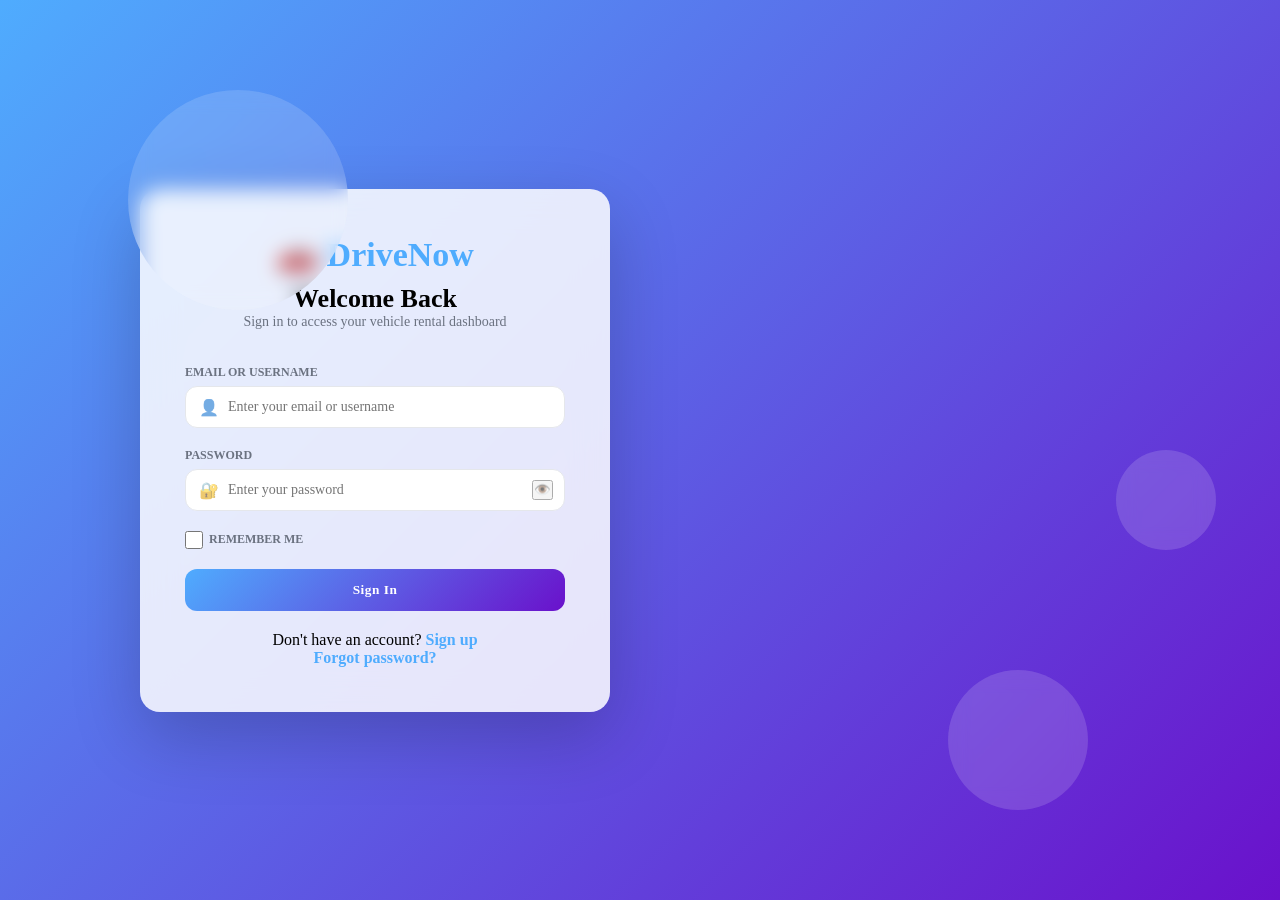
<file: frontend/index.html>
<!DOCTYPE html>
<html lang="en">
<head>
  <meta charset="UTF-8" />
  <meta name="viewport" content="width=device-width, initial-scale=1.0" />
  <title>DriveNow — Vehicle Rental System</title>
  <link rel="preconnect" href="https://fonts.googleapis.com" />
  <link href="https://fonts.googleapis.com/css2?family=Syne:wght@400;500;700;800&family=DM+Sans:wght@300;400;500&display=swap" rel="stylesheet" />
  <link rel="stylesheet" href="css/reset.css" />
  <link rel="stylesheet" href="css/variables.css" />
  <link rel="stylesheet" href="css/components.css" />
  <link rel="stylesheet" href="css/layout.css" />
</head>
<body>

  <!-- NAV -->
  <nav class="nav" id="nav">
    <div class="nav-logo">DriveNow</div>
    <div class="nav-tabs">
      <button class="nav-tab active" data-tab="dashboard">Dashboard</button>
      <button class="nav-tab" data-tab="vehicles">Vehicles</button>
      <button class="nav-tab" data-tab="bookings">Bookings</button>
      <button class="nav-tab" data-tab="pricing">Pricing</button>
      <button class="nav-tab" data-tab="tracking">Tracking</button>
    </div>
    <div class="nav-user">
      <span id="user-display" class="user-name">—</span>
      <button id="logout-btn" class="btn-logout">Logout</button>
    </div>
  </nav>

  <div class="page-content">

    <!-- DASHBOARD -->
    <section id="tab-dashboard" class="tab-panel active">
      <div class="stats-grid">
        <div class="stat-card">
          <div class="stat-label">Total Vehicles</div>
          <div class="stat-value" id="stat-total">—</div>
          <div class="stat-sub stat-up" id="stat-total-sub"></div>
        </div>
        <div class="stat-card">
          <div class="stat-label">Active Bookings</div>
          <div class="stat-value" id="stat-active">—</div>
          <div class="stat-sub stat-up"></div>
        </div>
        <div class="stat-card">
          <div class="stat-label">Revenue (NPR)</div>
          <div class="stat-value" id="stat-revenue">—</div>
          <div class="stat-sub stat-up">Confirmed + Completed</div>
        </div>
        <div class="stat-card">
          <div class="stat-label">Available Now</div>
          <div class="stat-value" id="stat-available">—</div>
          <div class="stat-sub stat-up">Ready to rent</div>
        </div>
      </div>

      <div class="two-col">
        <div class="card">
          <div class="section-title">Fleet availability</div>
          <div class="donut-wrap">
            <svg width="100" height="100" viewBox="0 0 100 100" id="donut-svg">
              <circle cx="50" cy="50" r="38" fill="none" stroke="var(--border)" stroke-width="12"/>
              <circle cx="50" cy="50" r="38" fill="none" stroke="var(--success-text)"
                stroke-width="12" id="donut-avail" stroke-linecap="round" stroke-dashoffset="30"/>
              <circle cx="50" cy="50" r="38" fill="none" stroke="var(--warning-text)"
                stroke-width="12" id="donut-rented" stroke-linecap="round"/>
              <text x="50" y="56" text-anchor="middle" font-size="16" font-weight="700"
                fill="var(--color-text)" font-family="Syne,sans-serif" id="donut-label">—</text>
            </svg>
            <div class="donut-legend">
              <div class="legend-item"><span class="legend-dot" style="background:var(--success-text)"></span>Available: <strong id="leg-avail">—</strong></div>
              <div class="legend-item"><span class="legend-dot" style="background:var(--warning-text)"></span>Rented: <strong id="leg-rented">—</strong></div>
              <div class="legend-item"><span class="legend-dot" style="background:var(--danger-text)"></span>Maintenance: <strong id="leg-maint">—</strong></div>
            </div>
          </div>
        </div>
        <div class="card">
          <div class="section-title">Monthly revenue (NPR '000)</div>
          <div class="chart-bars" id="rev-chart"></div>
        </div>
      </div>

      <div class="card">
        <div class="section-title">Recent activity</div>
        <div id="activity-list"><p class="empty-msg">Loading…</p></div>
      </div>
    </section>

    <!-- VEHICLES -->
    <section id="tab-vehicles" class="tab-panel">
      <div class="section-header">
        <div class="section-title">Fleet management</div>
        <button class="btn-primary" id="btn-add-vehicle">+ Add vehicle</button>
      </div>
      <div class="search-row">
        <input type="text" id="vehicle-search" placeholder="Search vehicles…" />
        <select id="vehicle-filter">
          <option value="">All types</option>
          <option value="Car">Cars</option>
          <option value="Motorcycle">Motorcycles</option>
          <option value="SUV">SUVs</option>
          <option value="Van">Vans</option>
        </select>
      </div>
      <div class="vehicle-grid" id="vehicle-grid">
        <p class="empty-msg">Loading vehicles…</p>
      </div>
    </section>

    <!-- BOOKINGS -->
    <section id="tab-bookings" class="tab-panel">
      <div class="section-header">
        <div class="section-title">Booking management</div>
        <button class="btn-primary" id="btn-new-booking">+ New booking</button>
      </div>
      <div class="table-wrap">
        <table>
          <thead>
            <tr>
              <th>ID</th><th>Customer</th><th>Vehicle</th>
              <th>From</th><th>To</th><th>Amount</th><th>Status</th><th></th>
            </tr>
          </thead>
          <tbody id="bookings-body">
            <tr><td colspan="8" class="empty-msg">Loading bookings…</td></tr>
          </tbody>
        </table>
      </div>
    </section>

    <!-- PRICING -->
    <section id="tab-pricing" class="tab-panel">
      <div class="section-title">Pricing calculator</div>
      <div class="two-col" style="margin-top:16px">
        <div class="card">
          <div class="form-grid">
            <div class="form-group">
              <label>Vehicle type</label>
              <select id="price-type">
                <option value="economy">Economy Car</option>
                <option value="sedan">Sedan</option>
                <option value="suv">SUV</option>
                <option value="motorcycle">Motorcycle</option>
                <option value="van">Van</option>
              </select>
            </div>
            <div class="form-group">
              <label>Rental days</label>
              <input type="number" id="price-days" value="3" min="1" max="90" />
            </div>
            <div class="form-group">
              <label>Season</label>
              <select id="price-season">
                <option value="regular">Regular</option>
                <option value="peak">Peak season (+30%)</option>
                <option value="offpeak">Off-peak (-15%)</option>
              </select>
            </div>
            <div class="form-group">
              <label>Customer type</label>
              <select id="price-customer">
                <option value="regular">Regular</option>
                <option value="returning">Returning (-10%)</option>
                <option value="corporate">Corporate (-20%)</option>
              </select>
            </div>
          </div>
          <button class="btn-primary" id="btn-calc-price" style="width:100%;margin-top:14px">Calculate price</button>
        </div>
        <div>
          <div class="price-preview" id="price-result">
            <p class="empty-msg" style="padding:0">Click "Calculate price" to see breakdown.</p>
          </div>
          <button class="btn-primary" style="width:100%;margin-top:10px" id="btn-book-from-price">Book at this price ↗</button>
        </div>
      </div>
      <div style="margin-top:24px">
        <div class="section-title">Rate table</div>
        <div class="table-wrap" style="margin-top:12px">
          <table>
            <thead>
              <tr><th>Vehicle type</th><th>Base / day</th><th>Peak rate</th><th>Off-peak</th></tr>
            </thead>
            <tbody id="rate-table"><tr><td colspan="4" class="empty-msg">Loading…</td></tr></tbody>
          </table>
        </div>
      </div>
    </section>

    <!-- TRACKING -->
    <section id="tab-tracking" class="tab-panel">
      <div class="section-title">Active rental tracking</div>
      <div id="tracking-cards" style="margin-top:16px;display:flex;flex-direction:column;gap:12px">
        <p class="empty-msg">Loading…</p>
      </div>
    </section>

  </div><!-- end page-content -->

  <!-- ADD VEHICLE MODAL -->
  <div class="modal-bg hidden" id="modal-add-vehicle">
    <div class="modal">
      <div class="modal-header">
        <div class="modal-title">Add new vehicle</div>
        <button class="close-btn" data-close="modal-add-vehicle">×</button>
      </div>
      <div class="form-grid">
        <div class="form-group full"><label>Make & Model</label><input type="text" id="v-name" placeholder="e.g. Toyota Camry" /></div>
        <div class="form-group">
          <label>Type</label>
          <select id="v-type"><option>Car</option><option>Motorcycle</option><option>SUV</option><option>Van</option></select>
        </div>
        <div class="form-group"><label>Daily rate (NPR)</label><input type="number" id="v-rate" placeholder="e.g. 3500" /></div>
        <div class="form-group full"><label>Plate number</label><input type="text" id="v-plate" placeholder="e.g. BA 1 KHA 1234" /></div>
        <div class="form-group full">
          <label>Status</label>
          <select id="v-status"><option value="available">Available</option><option value="maintenance">Maintenance</option></select>
        </div>
      </div>
      <button class="btn-primary" style="width:100%;margin-top:16px" id="btn-submit-vehicle">Add to fleet</button>
    </div>
  </div>

  <!-- NEW BOOKING MODAL -->
  <div class="modal-bg hidden" id="modal-new-booking">
    <div class="modal">
      <div class="modal-header">
        <div class="modal-title">New booking</div>
        <button class="close-btn" data-close="modal-new-booking">×</button>
      </div>
      <div class="form-grid">
        <div class="form-group full"><label>Customer name</label><input type="text" id="b-customer" placeholder="Full name" /></div>
        <div class="form-group full"><label>Vehicle</label><select id="b-vehicle"></select></div>
        <div class="form-group"><label>From date</label><input type="date" id="b-from" /></div>
        <div class="form-group"><label>To date</label><input type="date" id="b-to" /></div>
        <div class="form-group full hidden" id="b-estimate-wrap">
          <div class="price-preview">
            <div class="price-row total"><span>Estimated total</span><span class="price-accent" id="b-est-total">—</span></div>
          </div>
        </div>
      </div>
      <button class="btn-primary" style="width:100%;margin-top:16px" id="btn-submit-booking">Confirm booking</button>
    </div>
  </div>

  <div class="toast hidden" id="toast"></div>

  <!-- JS modules -->
  <script type="module" src="js/api.js"></script>
  <script type="module" src="js/vehicles.js"></script>
  <script type="module" src="js/bookings.js"></script>
  <script type="module" src="js/pricing.js"></script>
  <script type="module" src="js/tracking.js"></script>
  <script type="module" src="js/dashboard.js"></script>
  <script type="module" src="js/app.js"></script>
</body>
</html>
</file>
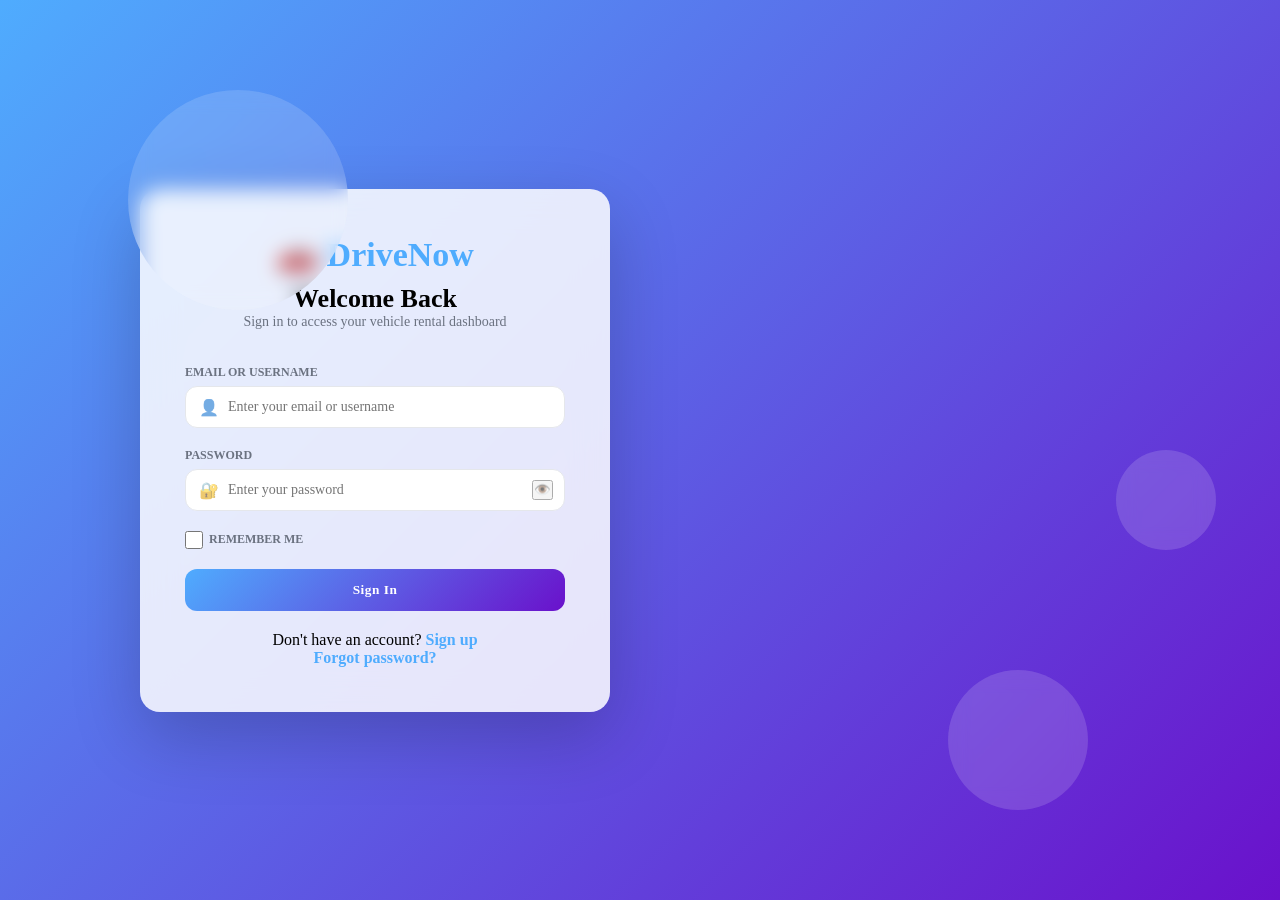
<file: frontend/admin-dashboard.html>
<!DOCTYPE html>
<html lang="en">
<head>
  <meta charset="UTF-8" />
  <meta name="viewport" content="width=device-width, initial-scale=1.0" />
  <title>Admin Dashboard — DriveNow Vehicle Rental</title>
  <link rel="preconnect" href="https://fonts.googleapis.com" />
  <link href="https://fonts.googleapis.com/css2?family=Syne:wght@400;500;700;800&family=DM+Sans:wght@300;400;500&display=swap" rel="stylesheet" />
  <link rel="stylesheet" href="css/reset.css" />
  <link rel="stylesheet" href="css/variables.css" />
  <link rel="stylesheet" href="css/components.css" />
  <link rel="stylesheet" href="css/layout.css" />
  <link rel="stylesheet" href="css/admin-dashboard.css" />
</head>
<body>

  <!-- NAV -->
  <nav class="nav" id="nav">
    <div class="nav-logo">DriveNow <span class="role-badge">Admin</span></div>
    <div class="nav-tabs">
      <button class="nav-tab active" data-tab="dashboard">Dashboard</button>
      <button class="nav-tab" data-tab="vehicles">Fleet</button>
      <button class="nav-tab" data-tab="bookings">Bookings</button>
      <button class="nav-tab" data-tab="users">Users</button>
      <button class="nav-tab" data-tab="reports">Reports</button>
    </div>
    <div class="nav-user">
      <span id="user-display" class="user-name">—</span>
      <button id="logout-btn" class="btn-logout">Logout</button>
    </div>
  </nav>

  <div class="page-content">

    <!-- DASHBOARD -->
    <section id="tab-dashboard" class="tab-panel active">
      <div class="section-header">
        <div class="section-title">Admin Dashboard</div>
        <div class="date-range">
          <input type="date" id="date-from" />
          <span>to</span>
          <input type="date" id="date-to" />
        </div>
      </div>

      <div class="admin-stats-grid">
        <div class="stat-card premium">
          <div class="stat-icon">💰</div>
          <div class="stat-content">
            <div class="stat-label">Total Revenue</div>
            <div class="stat-value" id="stat-revenue">₨0</div>
            <div class="stat-sub" id="stat-revenue-change">+0% from last month</div>
          </div>
        </div>
        <div class="stat-card premium">
          <div class="stat-icon">📊</div>
          <div class="stat-content">
            <div class="stat-label">Total Bookings</div>
            <div class="stat-value" id="stat-bookings">0</div>
            <div class="stat-sub" id="stat-bookings-change">+0% from last month</div>
          </div>
        </div>
        <div class="stat-card premium">
          <div class="stat-icon">🚗</div>
          <div class="stat-content">
            <div class="stat-label">Total Vehicles</div>
            <div class="stat-value" id="stat-vehicles">0</div>
            <div class="stat-sub" id="stat-vehicles-active">0 active</div>
          </div>
        </div>
        <div class="stat-card premium">
          <div class="stat-icon">👥</div>
          <div class="stat-content">
            <div class="stat-label">Total Users</div>
            <div class="stat-value" id="stat-users">0</div>
            <div class="stat-sub" id="stat-users-active">0 active</div>
          </div>
        </div>
      </div>

      <div class="two-col">
        <div class="card">
          <div class="section-title">Fleet Status</div>
          <div class="status-breakdown">
            <div class="status-item">
              <div class="status-label">
                <span class="status-dot" style="background: var(--success-text)"></span>
                Available
              </div>
              <div class="status-value" id="fleet-available">0</div>
            </div>
            <div class="status-item">
              <div class="status-label">
                <span class="status-dot" style="background: var(--warning-text)"></span>
                Rented
              </div>
              <div class="status-value" id="fleet-rented">0</div>
            </div>
            <div class="status-item">
              <div class="status-label">
                <span class="status-dot" style="background: var(--danger-text)"></span>
                Maintenance
              </div>
              <div class="status-value" id="fleet-maintenance">0</div>
            </div>
          </div>
        </div>
        <div class="card">
          <div class="section-title">Booking Status</div>
          <div class="status-breakdown">
            <div class="status-item">
              <div class="status-label">
                <span class="status-dot" style="background: #4FAAFE"></span>
                Pending
              </div>
              <div class="status-value" id="booking-pending">0</div>
            </div>
            <div class="status-item">
              <div class="status-label">
                <span class="status-dot" style="background: var(--success-text)"></span>
                Confirmed
              </div>
              <div class="status-value" id="booking-confirmed">0</div>
            </div>
            <div class="status-item">
              <div class="status-label">
                <span class="status-dot" style="background: var(--warning-text)"></span>
                Completed
              </div>
              <div class="status-value" id="booking-completed">0</div>
            </div>
          </div>
        </div>
      </div>

      <div class="card">
        <div class="section-title">Recent Bookings</div>
        <div class="table-wrap">
          <table>
            <thead>
              <tr>
                <th>ID</th>
                <th>Customer</th>
                <th>Vehicle</th>
                <th>From - To</th>
                <th>Amount</th>
                <th>Status</th>
                <th>Action</th>
              </tr>
            </thead>
            <tbody id="recent-bookings">
              <tr><td colspan="7" class="empty-msg">Loading bookings...</td></tr>
            </tbody>
          </table>
        </div>
      </div>
    </section>

    <!-- FLEET MANAGEMENT -->
    <section id="tab-vehicles" class="tab-panel">
      <div class="section-header">
        <div class="section-title">Fleet Management</div>
        <button class="btn-primary" id="btn-add-vehicle">+ Add Vehicle</button>
      </div>
      <div class="search-row">
        <input type="text" id="vehicle-search" placeholder="Search vehicles..." />
        <select id="vehicle-filter">
          <option value="">All types</option>
          <option value="Car">Cars</option>
          <option value="Motorcycle">Motorcycles</option>
          <option value="SUV">SUVs</option>
          <option value="Van">Vans</option>
        </select>
        <select id="vehicle-status-filter">
          <option value="">All status</option>
          <option value="available">Available</option>
          <option value="rented">Rented</option>
          <option value="maintenance">Maintenance</option>
        </select>
      </div>
      <div class="vehicle-grid" id="vehicle-grid">
        <p class="empty-msg">Loading vehicles...</p>
      </div>
    </section>

    <!-- BOOKINGS -->
    <section id="tab-bookings" class="tab-panel">
      <div class="section-header">
        <div class="section-title">All Bookings</div>
        <div class="filter-actions">
          <select id="booking-filter">
            <option value="">All bookings</option>
            <option value="pending">Pending</option>
            <option value="confirmed">Confirmed</option>
            <option value="completed">Completed</option>
            <option value="cancelled">Cancelled</option>
          </select>
        </div>
      </div>
      <div class="table-wrap">
        <table>
          <thead>
            <tr>
              <th>ID</th>
              <th>Customer</th>
              <th>Vehicle</th>
              <th>Dates</th>
              <th>Amount</th>
              <th>Status</th>
              <th>Actions</th>
            </tr>
          </thead>
          <tbody id="all-bookings">
            <tr><td colspan="7" class="empty-msg">Loading bookings...</td></tr>
          </tbody>
        </table>
      </div>
    </section>

    <!-- USERS MANAGEMENT -->
    <section id="tab-users" class="tab-panel">
      <div class="section-header">
        <div class="section-title">User Management</div>
      </div>
      <div class="search-row">
        <input type="text" id="user-search" placeholder="Search users..." />
        <select id="user-role-filter">
          <option value="">All roles</option>
          <option value="admin">Admin</option>
          <option value="customer">Customer</option>
        </select>
        <select id="user-status-filter">
          <option value="">All status</option>
          <option value="active">Active</option>
          <option value="inactive">Inactive</option>
        </select>
      </div>
      <div class="table-wrap">
        <table>
          <thead>
            <tr>
              <th>ID</th>
              <th>Username</th>
              <th>Email</th>
              <th>Full Name</th>
              <th>Role</th>
              <th>Status</th>
              <th>Joined</th>
              <th>Actions</th>
            </tr>
          </thead>
          <tbody id="users-list">
            <tr><td colspan="8" class="empty-msg">Loading users...</td></tr>
          </tbody>
        </table>
      </div>
    </section>

    <!-- REPORTS -->
    <section id="tab-reports" class="tab-panel">
      <div class="section-header">
        <div class="section-title">Analytics & Reports</div>
      </div>
      <div class="reports-grid">
        <div class="card">
          <div class="section-title">Revenue Trend</div>
          <div class="chart-placeholder">
            <p>Monthly revenue chart</p>
            <div id="revenue-chart"></div>
          </div>
        </div>
        <div class="card">
          <div class="section-title">Booking Trend</div>
          <div class="chart-placeholder">
            <p>Monthly bookings chart</p>
            <div id="bookings-chart"></div>
          </div>
        </div>
        <div class="card">
          <div class="section-title">Vehicle Utilization</div>
          <div class="chart-placeholder">
            <p>Vehicle usage chart</p>
            <div id="utilization-chart"></div>
          </div>
        </div>
        <div class="card">
          <div class="section-title">Top Vehicles</div>
          <div class="list-placeholder" id="top-vehicles-list">
            <p class="empty-msg">Loading top vehicles...</p>
          </div>
        </div>
      </div>
    </section>

  </div>

  <script src="js/admin-dashboard.js"></script>
</body>
</html>
</file>
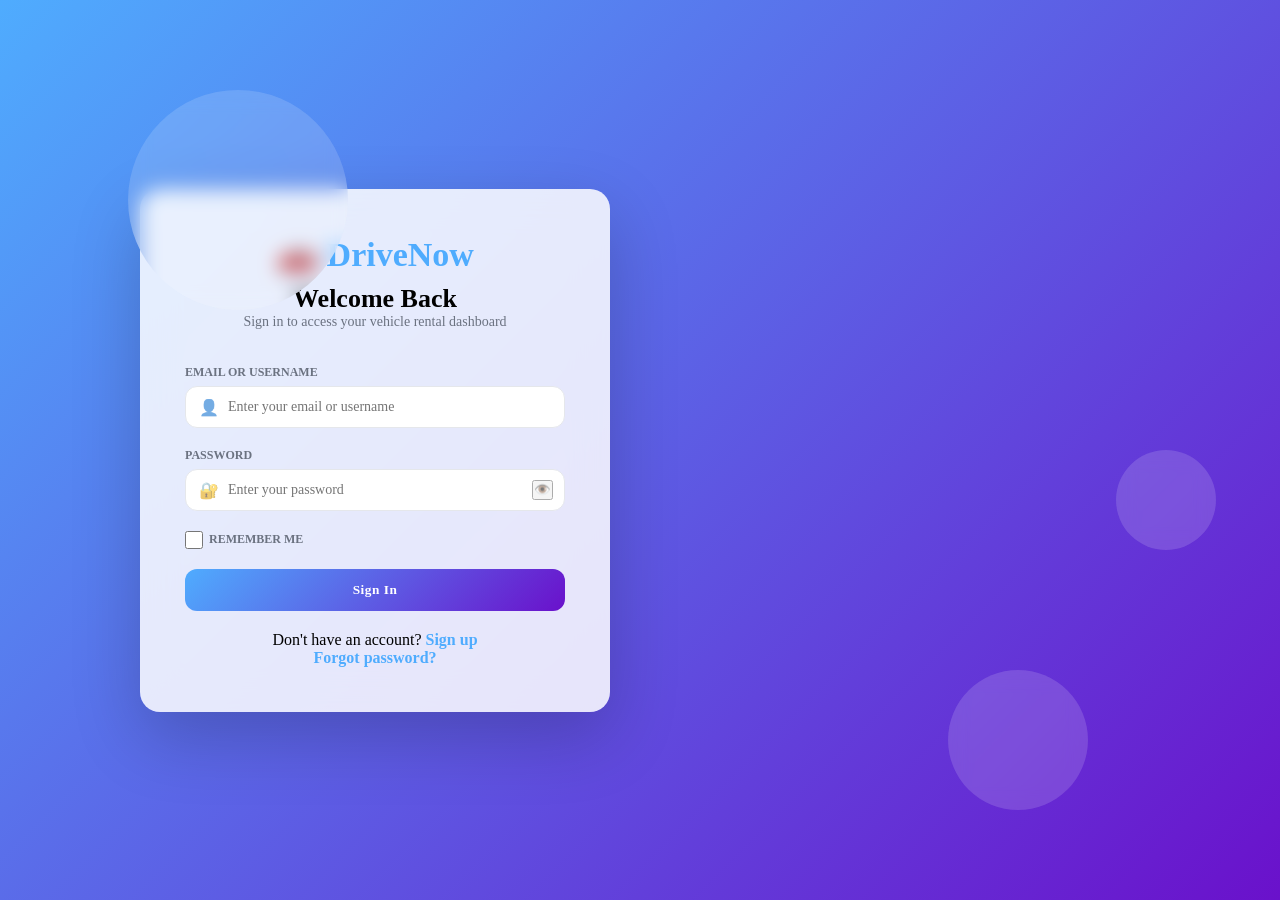
<file: frontend/customer-dashboard.html>
<!DOCTYPE html>
<html lang="en">
<head>
  <meta charset="UTF-8" />
  <meta name="viewport" content="width=device-width, initial-scale=1.0" />
  <title>Customer Dashboard — DriveNow Vehicle Rental</title>
  <link rel="preconnect" href="https://fonts.googleapis.com" />
  <link href="https://fonts.googleapis.com/css2?family=Syne:wght@400;500;700;800&family=DM+Sans:wght@300;400;500&display=swap" rel="stylesheet" />
  <link rel="stylesheet" href="css/reset.css" />
  <link rel="stylesheet" href="css/variables.css" />
  <link rel="stylesheet" href="css/components.css" />
  <link rel="stylesheet" href="css/layout.css" />
  <link rel="stylesheet" href="css/customer-dashboard.css" />
</head>
<body>

  <!-- NAV -->
  <nav class="nav" id="nav">
    <div class="nav-logo">DriveNow <span class="role-badge customer">Customer</span></div>
    <div class="nav-tabs">
      <button class="nav-tab active" data-tab="dashboard">Dashboard</button>
      <button class="nav-tab" data-tab="browse">Browse Vehicles</button>
      <button class="nav-tab" data-tab="my-bookings">My Bookings</button>
      <button class="nav-tab" data-tab="calculator">Price Calculator</button>
    </div>
    <div class="nav-user">
      <span id="user-display" class="user-name">—</span>
      <button id="logout-btn" class="btn-logout">Logout</button>
    </div>
  </nav>

  <div class="page-content">

    <!-- DASHBOARD -->
    <section id="tab-dashboard" class="tab-panel active">
      <div class="welcome-card">
        <div class="welcome-content">
          <h1>Welcome, <span id="customer-name">Guest</span>! 👋</h1>
          <p>Ready to rent your next vehicle?</p>
        </div>
        <button class="btn-primary btn-large" id="btn-browse-vehicles">Browse Vehicles</button>
      </div>

      <div class="customer-stats-grid">
        <div class="stat-card">
          <div class="stat-icon">📋</div>
          <div class="stat-content">
            <div class="stat-label">Total Bookings</div>
            <div class="stat-value" id="stat-total-bookings">0</div>
            <div class="stat-sub">All time</div>
          </div>
        </div>
        <div class="stat-card">
          <div class="stat-icon">🚗</div>
          <div class="stat-content">
            <div class="stat-label">Active Booking</div>
            <div class="stat-value" id="stat-active-booking">—</div>
            <div class="stat-sub" id="stat-active-info">No active booking</div>
          </div>
        </div>
        <div class="stat-card">
          <div class="stat-icon">💰</div>
          <div class="stat-content">
            <div class="stat-label">Total Spent</div>
            <div class="stat-value" id="stat-total-spent">₨0</div>
            <div class="stat-sub">All bookings</div>
          </div>
        </div>
        <div class="stat-card">
          <div class="stat-icon">⭐</div>
          <div class="stat-content">
            <div class="stat-label">Loyalty Points</div>
            <div class="stat-value" id="stat-loyalty">0</div>
            <div class="stat-sub">Earn more by booking</div>
          </div>
        </div>
      </div>

      <div class="two-col">
        <div class="card">
          <div class="section-title">Quick Actions</div>
          <div class="quick-actions">
            <button class="action-btn" id="btn-quick-browse">
              <span class="action-icon">🔍</span>
              <span class="action-text">Browse Vehicles</span>
            </button>
            <button class="action-btn" id="btn-quick-book">
              <span class="action-icon">📅</span>
              <span class="action-text">New Booking</span>
            </button>
            <button class="action-btn" id="btn-quick-calculate">
              <span class="action-icon">💹</span>
              <span class="action-text">Calculate Price</span>
            </button>
            <button class="action-btn" id="btn-quick-profile">
              <span class="action-icon">👤</span>
              <span class="action-text">My Profile</span>
            </button>
          </div>
        </div>

        <div class="card">
          <div class="section-title">Recent Bookings</div>
          <div class="recent-list" id="recent-bookings">
            <p class="empty-msg">No bookings yet. Start by browsing vehicles!</p>
          </div>
        </div>
      </div>

      <div class="card">
        <div class="section-title">Special Offers</div>
        <div class="offers-grid">
          <div class="offer-card">
            <div class="offer-badge">20% OFF</div>
            <h3>Weekend Special</h3>
            <p>Rent on weekends and get 20% discount on total</p>
            <button class="btn-secondary">View Details</button>
          </div>
          <div class="offer-card">
            <div class="offer-badge">FREE</div>
            <h3>Insurance Coverage</h3>
            <p>Free comprehensive insurance on bookings above ₨5000</p>
            <button class="btn-secondary">Learn More</button>
          </div>
          <div class="offer-card">
            <div class="offer-badge">5%</div>
            <h3>Loyalty Discount</h3>
            <p>Additional 5% discount for repeat customers</p>
            <button class="btn-secondary">Claim Now</button>
          </div>
        </div>
      </div>
    </section>

    <!-- BROWSE VEHICLES -->
    <section id="tab-browse" class="tab-panel">
      <div class="section-header">
        <div class="section-title">Available Vehicles</div>
      </div>
      <div class="search-row">
        <input type="text" id="vehicle-search" placeholder="Search vehicles..." />
        <select id="vehicle-filter">
          <option value="">All types</option>
          <option value="Car">Cars</option>
          <option value="Motorcycle">Motorcycles</option>
          <option value="SUV">SUVs</option>
          <option value="Van">Vans</option>
        </select>
        <select id="price-filter">
          <option value="">All prices</option>
          <option value="budget">Budget (< ₨1000/day)</option>
          <option value="mid">Mid-range (₨1000-2000/day)</option>
          <option value="premium">Premium (> ₨2000/day)</option>
        </select>
      </div>
      <div class="vehicle-grid" id="vehicle-grid">
        <p class="empty-msg">Loading vehicles...</p>
      </div>
    </section>

    <!-- MY BOOKINGS -->
    <section id="tab-my-bookings" class="tab-panel">
      <div class="section-header">
        <div class="section-title">My Bookings</div>
        <button class="btn-primary" id="btn-new-booking">+ New Booking</button>
      </div>
      <div class="booking-tabs">
        <button class="booking-tab active" data-status="all">All Bookings</button>
        <button class="booking-tab" data-status="pending">Pending</button>
        <button class="booking-tab" data-status="confirmed">Confirmed</button>
        <button class="booking-tab" data-status="completed">Completed</button>
        <button class="booking-tab" data-status="cancelled">Cancelled</button>
      </div>
      <div class="bookings-list">
        <div id="bookings-container">
          <p class="empty-msg">No bookings found</p>
        </div>
      </div>
    </section>

    <!-- PRICE CALCULATOR -->
    <section id="tab-calculator" class="tab-panel">
      <div class="section-header">
        <div class="section-title">Price Calculator</div>
      </div>
      <div class="calculator-container">
        <div class="calculator-card">
          <h3>Calculate Rental Cost</h3>
          <div class="form-grid">
            <div class="form-group">
              <label>Vehicle Type</label>
              <select id="calc-vehicle-type">
                <option value="">Select a vehicle type</option>
                <option value="car">Car</option>
                <option value="motorcycle">Motorcycle</option>
                <option value="suv">SUV</option>
                <option value="van">Van</option>
              </select>
            </div>
            <div class="form-group">
              <label>Start Date</label>
              <input type="date" id="calc-start-date" />
            </div>
            <div class="form-group">
              <label>End Date</label>
              <input type="date" id="calc-end-date" />
            </div>
            <div class="form-group">
              <label>Daily Rate</label>
              <input type="number" id="calc-daily-rate" placeholder="₨" disabled />
            </div>
          </div>
          <button class="btn-primary btn-block" id="btn-calculate">Calculate Price</button>

          <div id="calc-result" class="calc-result" style="display: none;">
            <div class="result-row">
              <span>Number of Days:</span>
              <strong id="result-days">—</strong>
            </div>
            <div class="result-row">
              <span>Daily Rate:</span>
              <strong id="result-rate">—</strong>
            </div>
            <div class="result-row">
              <span>Subtotal:</span>
              <strong id="result-subtotal">—</strong>
            </div>
            <div class="result-row">
              <span>Insurance (10%):</span>
              <strong id="result-insurance">—</strong>
            </div>
            <div class="result-row total">
              <span>Total Cost:</span>
              <strong id="result-total">—</strong>
            </div>
            <button class="btn-primary btn-block" id="btn-proceed-booking">Proceed to Booking</button>
          </div>
        </div>

        <div class="info-card">
          <h3>Pricing Information</h3>
          <div class="pricing-table">
            <div class="pricing-row">
              <span>Economy Car</span>
              <strong>₨800/day</strong>
            </div>
            <div class="pricing-row">
              <span>Sedan</span>
              <strong>₨1200/day</strong>
            </div>
            <div class="pricing-row">
              <span>SUV</span>
              <strong>₨1800/day</strong>
            </div>
            <div class="pricing-row">
              <span>Van</span>
              <strong>₨2000/day</strong>
            </div>
            <div class="pricing-row">
              <span>Motorcycle</span>
              <strong>₨400/day</strong>
            </div>
          </div>
          <div class="info-text">
            <p><strong>Note:</strong> All prices include basic insurance. Additional services available at checkout.</p>
          </div>
        </div>
      </div>
    </section>

  </div>

  <script src="js/customer-dashboard.js"></script>
</body>
</html>
</file>
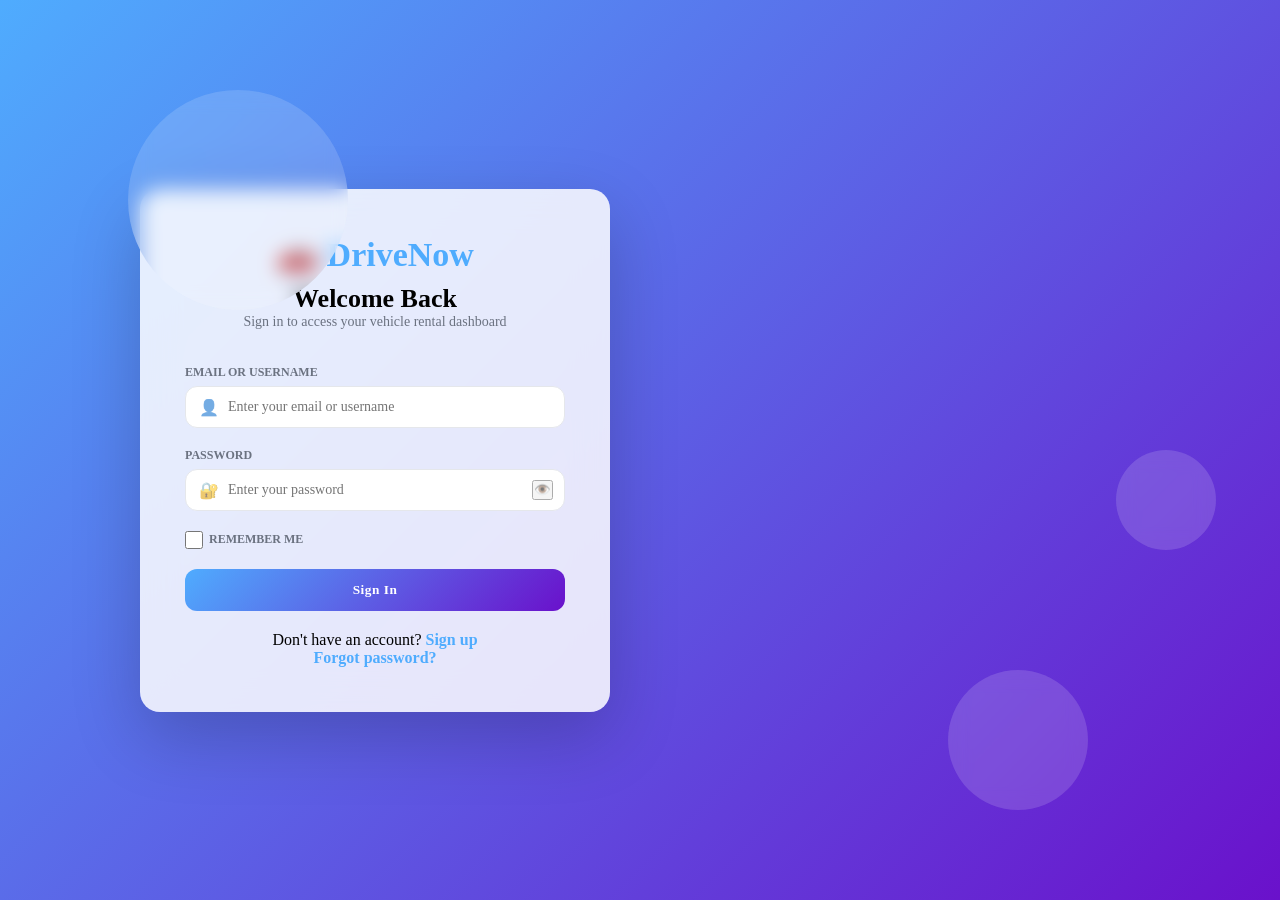
<file: frontend/login.html>
<!DOCTYPE html>
<html lang="en">
<head>
  <meta charset="UTF-8" />
  <meta name="viewport" content="width=device-width, initial-scale=1.0" />
  <title>Login — DriveNow Vehicle Rental</title>
  <link rel="preconnect" href="https://fonts.googleapis.com" />
  <link href="https://fonts.googleapis.com/css2?family=Syne:wght@400;500;700;800&family=DM+Sans:wght@300;400;500&display=swap" rel="stylesheet" />
  <link rel="stylesheet" href="css/reset.css" />
  <link rel="stylesheet" href="css/variables.css" />
  <link rel="stylesheet" href="css/login.css" />
</head>
<body class="login-page">
  <div class="login-container">
    <div class="login-box">
      <div class="login-header">
        <div class="login-logo">🚗 DriveNow</div>
        <h1>Welcome Back</h1>
        <p class="login-subtitle">Sign in to access your vehicle rental dashboard</p>
      </div>

      <form id="login-form" class="login-form">
        <div class="form-group">
          <label for="username">Email or Username</label>
          <div class="input-wrapper">
            <span class="input-icon">👤</span>
            <input
              type="text"
              id="username"
              name="username"
              placeholder="Enter your email or username"
              required
            />
          </div>
        </div>

        <div class="form-group">
          <label for="password">Password</label>
          <div class="input-wrapper">
            <span class="input-icon">🔐</span>
            <input
              type="password"
              id="password"
              name="password"
              placeholder="Enter your password"
              required
            />
            <button type="button" class="toggle-password" id="toggle-password">
              👁️
            </button>
          </div>
        </div>

        <div class="form-group checkbox">
          <input type="checkbox" id="remember-me" name="remember" />
          <label for="remember-me">Remember me</label>
        </div>

        <button type="submit" class="btn-login">Sign In</button>

        <div id="login-error" class="error-message" style="display: none;"></div>
        <div id="login-success" class="success-message" style="display: none;"></div>
      </form>

      <div class="login-footer">
        <p>
          Don't have an account?
          <a href="#" id="signup-link" class="link">Sign up</a>
        </p>
        <p>
          <a href="#" class="link">Forgot password?</a>
        </p>
      </div>
    </div>

    <div class="login-background">
      <div class="bg-decoration">
        <div class="circle circle-1"></div>
        <div class="circle circle-2"></div>
        <div class="circle circle-3"></div>
      </div>
    </div>
  </div>

  <script src="js/login.js"></script>
</body>
</html>
</file>
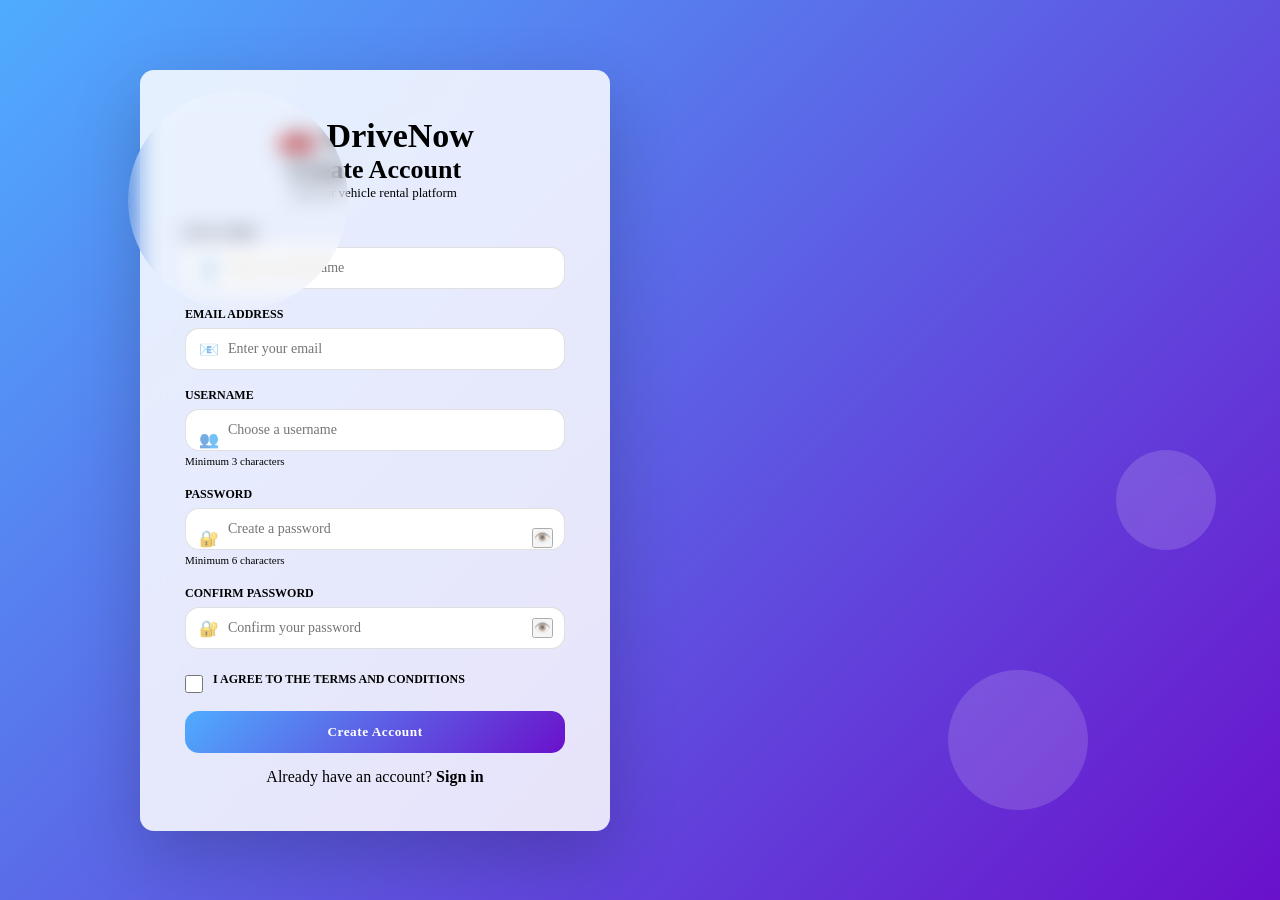
<file: frontend/signup.html>
<!DOCTYPE html>
<html lang="en">
<head>
  <meta charset="UTF-8" />
  <meta name="viewport" content="width=device-width, initial-scale=1.0" />
  <title>Sign Up — DriveNow Vehicle Rental</title>
  <link rel="preconnect" href="https://fonts.googleapis.com" />
  <link href="https://fonts.googleapis.com/css2?family=Syne:wght@400;500;700;800&family=DM+Sans:wght@300;400;500&display=swap" rel="stylesheet" />
  <link rel="stylesheet" href="css/reset.css" />
  <link rel="stylesheet" href="css/variables.css" />
  <link rel="stylesheet" href="css/signup.css" />
</head>
<body class="signup-page">
  <div class="signup-container">
    <div class="signup-box">
      <div class="signup-header">
        <div class="signup-logo">🚗 DriveNow</div>
        <h1>Create Account</h1>
        <p class="signup-subtitle">Join our vehicle rental platform</p>
      </div>

      <form id="signup-form" class="signup-form">
        <div class="form-group">
          <label for="full-name">Full Name</label>
          <div class="input-wrapper">
            <span class="input-icon">👤</span>
            <input
              type="text"
              id="full-name"
              name="full_name"
              placeholder="Enter your full name"
              required
            />
          </div>
        </div>

        <div class="form-group">
          <label for="email">Email Address</label>
          <div class="input-wrapper">
            <span class="input-icon">📧</span>
            <input
              type="email"
              id="email"
              name="email"
              placeholder="Enter your email"
              required
            />
          </div>
        </div>

        <div class="form-group">
          <label for="username">Username</label>
          <div class="input-wrapper">
            <span class="input-icon">👥</span>
            <input
              type="text"
              id="username"
              name="username"
              placeholder="Choose a username"
              required
            />
            <span class="username-hint">Minimum 3 characters</span>
          </div>
        </div>

        <div class="form-group">
          <label for="password">Password</label>
          <div class="input-wrapper">
            <span class="input-icon">🔐</span>
            <input
              type="password"
              id="password"
              name="password"
              placeholder="Create a password"
              required
            />
            <button type="button" class="toggle-password" id="toggle-password">
              👁️
            </button>
            <span class="password-hint">Minimum 6 characters</span>
          </div>
        </div>

        <div class="form-group">
          <label for="confirm-password">Confirm Password</label>
          <div class="input-wrapper">
            <span class="input-icon">🔐</span>
            <input
              type="password"
              id="confirm-password"
              name="confirm_password"
              placeholder="Confirm your password"
              required
            />
            <button type="button" class="toggle-password" id="toggle-confirm-password">
              👁️
            </button>
          </div>
        </div>

        <div class="form-group checkbox">
          <input type="checkbox" id="agree-terms" name="agree_terms" required />
          <label for="agree-terms">I agree to the Terms and Conditions</label>
        </div>

        <button type="submit" class="btn-signup">Create Account</button>

        <div id="signup-error" class="error-message" style="display: none;"></div>
        <div id="signup-success" class="success-message" style="display: none;"></div>
      </form>

      <div class="signup-footer">
        <p>
          Already have an account?
          <a href="login.html" class="link">Sign in</a>
        </p>
      </div>
    </div>

    <div class="signup-background">
      <div class="bg-decoration">
        <div class="circle circle-1"></div>
        <div class="circle circle-2"></div>
        <div class="circle circle-3"></div>
      </div>
    </div>
  </div>

  <script src="js/signup.js"></script>
</body>
</html>
</file>
<file: frontend/css/variables.css>
:root {
  --bg:             #ffffff;
  --bg2:            #f5f5f3;
  --bg3:            #eeecea;
  --color-text:     #1a1a18;
  --text2:          #5a5a57;
  --text3:          #9a9a96;
  --border:         rgba(0, 0, 0, 0.12);
  --border2:        rgba(0, 0, 0, 0.25);
  --accent:         #7B61FF;
  --accent2:        #5344CC;
  --success-bg:     #eaf3de;
  --success-text:   #3b6d11;
  --danger-bg:      #fcebeb;
  --danger-text:    #a32d2d;
  --warning-bg:     #faeeda;
  --warning-text:   #854f0b;
  --info-bg:        #e6f1fb;
  --info-text:      #185fa5;
  --radius:         12px;
  --radius-sm:      8px;
  --font-display:   'Syne', sans-serif;
  --font-body:      'DM Sans', sans-serif;
  --nav-h:          52px;
}

@media (prefers-color-scheme: dark) {
  :root {
    --bg:           #1e1e1c;
    --bg2:          #282826;
    --bg3:          #323230;
    --color-text:   #e8e8e4;
    --text2:        #a0a09c;
    --text3:        #686864;
    --border:       rgba(255, 255, 255, 0.10);
    --border2:      rgba(255, 255, 255, 0.20);
    --success-bg:   #173404;
    --success-text: #97c459;
    --danger-bg:    #501313;
    --danger-text:  #f09595;
    --warning-bg:   #412402;
    --warning-text: #ef9f27;
    --info-bg:      #042c53;
    --info-text:    #85b7eb;
  }
}
</file>
<file: frontend/css/components.css>
/* ── BASE ─────────────────────────────────────────────── */
body {
  font-family: var(--font-body);
  font-size: 14px;
  color: var(--color-text);
  background: var(--bg3);
}

/* ── STAT CARDS ──────────────────────────────────────── */
.stats-grid {
  display: grid;
  grid-template-columns: repeat(auto-fit, minmax(160px, 1fr));
  gap: 12px;
  margin-bottom: 20px;
}
.stat-card {
  background: var(--bg);
  border-radius: var(--radius-sm);
  padding: 16px 18px;
}
.stat-label { font-size: 11px; color: var(--text3); letter-spacing: 0.4px; text-transform: uppercase; margin-bottom: 6px; }
.stat-value { font-family: var(--font-display); font-size: 26px; font-weight: 700; line-height: 1; }
.stat-sub   { font-size: 11px; margin-top: 6px; }
.stat-up    { color: var(--success-text); }
.stat-down  { color: var(--danger-text); }

/* ── CARD ────────────────────────────────────────────── */
.card {
  background: var(--bg);
  border: 0.5px solid var(--border);
  border-radius: var(--radius);
  padding: 16px;
}
.section-title {
  font-family: var(--font-display);
  font-size: 15px;
  font-weight: 700;
  margin-bottom: 14px;
}

/* ── DONUT ───────────────────────────────────────────── */
.donut-wrap { display: flex; align-items: center; gap: 20px; }
.donut-legend { display: flex; flex-direction: column; gap: 8px; font-size: 12px; }
.legend-item { display: flex; align-items: center; gap: 8px; }
.legend-dot { width: 10px; height: 10px; border-radius: 3px; flex-shrink: 0; }

/* ── REVENUE CHART ────────────────────────────────────── */
.chart-bars { display: flex; align-items: flex-end; gap: 8px; height: 110px; margin-top: 10px; }
.bar-wrap   { display: flex; flex-direction: column; align-items: center; flex: 1; gap: 5px; }
.bar        { width: 100%; border-radius: 4px 4px 0 0; background: var(--accent); opacity: 0.8; transition: opacity .15s; min-height: 4px; }
.bar:hover  { opacity: 1; }
.bar-label  { font-size: 9px; color: var(--text3); }

/* ── ACTIVITY ─────────────────────────────────────────── */
.activity-item { display: flex; align-items: flex-start; gap: 12px; padding: 11px 0; border-bottom: 0.5px solid var(--border); }
.activity-item:last-child { border-bottom: none; }
.activity-dot { width: 8px; height: 8px; border-radius: 50%; margin-top: 5px; flex-shrink: 0; }
.dot-green  { background: var(--success-text); }
.dot-blue   { background: var(--info-text); }
.dot-red    { background: var(--danger-text); }
.dot-amber  { background: var(--warning-text); }
.activity-text { font-size: 13px; line-height: 1.5; }
.activity-time { font-size: 11px; color: var(--text3); margin-top: 2px; }

/* ── BUTTONS ─────────────────────────────────────────── */
.btn-primary {
  background: var(--accent);
  color: #fff;
  border: none;
  border-radius: var(--radius-sm);
  padding: 9px 16px;
  font-size: 13px;
  font-weight: 500;
  font-family: var(--font-body);
  transition: background .15s;
}
.btn-primary:hover { background: var(--accent2); }

.btn-sm {
  background: none;
  color: var(--text2);
  border: 0.5px solid var(--border2);
  border-radius: var(--radius-sm);
  padding: 5px 10px;
  font-size: 11px;
  font-family: var(--font-body);
  transition: background .15s, color .15s;
}
.btn-sm:hover { background: var(--bg2); color: var(--color-text); }

.btn-danger {
  background: var(--danger-bg);
  color: var(--danger-text);
  border: 0.5px solid var(--danger-text);
}
.btn-danger:hover { background: var(--danger-text); color: #fff; }

/* ── BADGES ──────────────────────────────────────────── */
.badge          { font-size: 10px; padding: 3px 8px; border-radius: 99px; font-weight: 500; white-space: nowrap; display: inline-block; }
.badge-available   { background: var(--success-bg);  color: var(--success-text); }
.badge-rented      { background: var(--warning-bg);  color: var(--warning-text); }
.badge-maintenance { background: var(--danger-bg);   color: var(--danger-text);  }
.badge-pending     { background: var(--info-bg);     color: var(--info-text);    }
.badge-confirmed   { background: var(--success-bg);  color: var(--success-text); }
.badge-cancelled   { background: var(--danger-bg);   color: var(--danger-text);  }
.badge-completed   { background: var(--info-bg);     color: var(--info-text);    }

/* ── VEHICLE GRID ────────────────────────────────────── */
.vehicle-grid { display: grid; grid-template-columns: repeat(auto-fill, minmax(210px, 1fr)); gap: 14px; }
.vehicle-card {
  background: var(--bg);
  border: 0.5px solid var(--border);
  border-radius: var(--radius);
  padding: 16px;
  transition: border-color .15s;
}
.vehicle-card:hover { border-color: var(--border2); }
.vehicle-icon  { font-size: 32px; margin-bottom: 12px; display: block; line-height: 1; }
.vehicle-name  { font-weight: 500; font-size: 14px; margin-bottom: 2px; }
.vehicle-type  { font-size: 11px; color: var(--text3); margin-bottom: 10px; }
.vehicle-price { font-family: var(--font-display); font-size: 18px; font-weight: 700; color: var(--accent); }
.vehicle-price span { font-size: 11px; font-weight: 400; color: var(--text3); font-family: var(--font-body); }
.vehicle-meta  { display: flex; align-items: center; justify-content: space-between; margin-top: 10px; }

/* ── TABLE ───────────────────────────────────────────── */
.table-wrap { overflow-x: auto; border-radius: var(--radius); border: 0.5px solid var(--border); background: var(--bg); }
table   { width: 100%; border-collapse: collapse; font-size: 13px; }
th      { text-align: left; font-size: 11px; font-weight: 500; color: var(--text3); padding: 10px 14px; border-bottom: 0.5px solid var(--border); text-transform: uppercase; letter-spacing: 0.4px; }
td      { padding: 12px 14px; border-bottom: 0.5px solid var(--border); vertical-align: middle; }
tr:last-child td { border-bottom: none; }
tr:hover td { background: var(--bg2); }
.empty-msg { color: var(--text3); padding: 20px; font-size: 13px; }

/* ── FORMS ───────────────────────────────────────────── */
.form-grid { display: grid; grid-template-columns: 1fr 1fr; gap: 12px; }
@media (max-width: 480px) { .form-grid { grid-template-columns: 1fr; } }
.form-group { display: flex; flex-direction: column; gap: 5px; }
.form-group.full { grid-column: 1 / -1; }
label { font-size: 11px; font-weight: 500; color: var(--text2); letter-spacing: 0.4px; text-transform: uppercase; }
input[type="text"],
input[type="number"],
input[type="date"],
input[type="email"],
select {
  background: var(--bg);
  border: 0.5px solid var(--border2);
  border-radius: var(--radius-sm);
  padding: 9px 12px;
  font-size: 13px;
  color: var(--color-text);
  font-family: var(--font-body);
  outline: none;
  transition: border-color .15s;
  width: 100%;
}
input:focus, select:focus { border-color: var(--accent); }

/* ── PRICE PREVIEW ───────────────────────────────────── */
.price-preview { background: var(--bg2); border-radius: var(--radius-sm); padding: 16px; }
.price-row  { display: flex; justify-content: space-between; font-size: 13px; padding: 4px 0; color: var(--text2); }
.price-row.total { font-weight: 500; border-top: 0.5px solid var(--border); margin-top: 8px; padding-top: 10px; font-size: 16px; color: var(--color-text); }
.price-accent { color: var(--accent); font-family: var(--font-display); font-weight: 700; }

/* ── TRACKING ────────────────────────────────────────── */
.tracking-card { background: var(--bg); border: 0.5px solid var(--border); border-radius: var(--radius); padding: 16px; }
.progress-bar  { background: var(--bg2); border-radius: 99px; height: 7px; overflow: hidden; margin-top: 8px; }
.progress-fill { background: var(--accent); height: 100%; border-radius: 99px; transition: width .6s; }

/* ── MODAL ───────────────────────────────────────────── */
.modal-bg {
  position: fixed; inset: 0;
  background: rgba(0, 0, 0, 0.55);
  display: flex; align-items: center; justify-content: center;
  z-index: 100; padding: 20px;
}
.modal {
  background: var(--bg);
  border-radius: var(--radius);
  border: 0.5px solid var(--border);
  padding: 24px;
  width: 100%;
  max-width: 500px;
  max-height: 90vh;
  overflow-y: auto;
}
.modal-header { display: flex; justify-content: space-between; align-items: center; margin-bottom: 18px; }
.modal-title  { font-family: var(--font-display); font-size: 17px; font-weight: 700; }
.close-btn    { background: none; border: none; font-size: 22px; color: var(--text3); line-height: 1; padding: 0; }
.close-btn:hover { color: var(--color-text); }

/* ── TOAST ───────────────────────────────────────────── */
.toast {
  position: fixed; bottom: 20px; right: 20px;
  background: var(--accent); color: #fff;
  padding: 11px 18px;
  border-radius: var(--radius-sm);
  font-size: 13px;
  z-index: 200;
  opacity: 0;
  transition: opacity .3s;
  pointer-events: none;
  box-shadow: 0 4px 16px rgba(0, 0, 0, 0.18);
}
.toast.show { opacity: 1; }

/* ── UTILITIES ───────────────────────────────────────── */
.hidden { display: none !important; }
</file>
<file: frontend/css/layout.css>
/* ── NAV ─────────────────────────────────────────────── */
.nav {
  display: flex;
  align-items: center;
  background: var(--bg);
  border-bottom: 0.5px solid var(--border);
  padding: 0 8px;
  position: sticky;
  top: 0;
  z-index: 50;
  height: var(--nav-h);
  overflow-x: auto;
}
.nav-logo {
  font-family: var(--font-display);
  font-size: 18px;
  font-weight: 800;
  letter-spacing: -0.5px;
  padding: 0 20px 0 12px;
  color: var(--accent);
  border-right: 0.5px solid var(--border);
  margin-right: 8px;
  white-space: nowrap;
  flex-shrink: 0;
}
.nav-tab {
  padding: 0 16px;
  height: var(--nav-h);
  font-size: 13px;
  font-weight: 400;
  color: var(--text2);
  border: none;
  border-bottom: 2px solid transparent;
  background: none;
  font-family: var(--font-body);
  transition: color .15s, border-color .15s;
  white-space: nowrap;
}
.nav-tab:hover { color: var(--color-text); }
.nav-tab.active { color: var(--accent); border-bottom-color: var(--accent); font-weight: 500; }

.nav-tabs {
  display: flex;
  flex: 1;
  gap: 0;
}

.nav-user {
  display: flex;
  align-items: center;
  gap: 12px;
  padding: 0 16px;
  margin-left: auto;
  border-left: 0.5px solid var(--border);
}

.user-name {
  font-size: 13px;
  color: var(--color-text-muted);
  white-space: nowrap;
}

.btn-logout {
  padding: 6px 12px;
  background: rgba(239, 68, 68, 0.1);
  color: var(--danger-text);
  border: 1px solid rgba(239, 68, 68, 0.2);
  border-radius: 6px;
  font-size: 12px;
  font-weight: 500;
  cursor: pointer;
  transition: all 0.3s ease;
  font-family: var(--font-body);
  white-space: nowrap;
}

.btn-logout:hover {
  background: rgba(239, 68, 68, 0.2);
  border-color: var(--danger-text);
}

/* ── PAGE CONTENT ────────────────────────────────────── */
.page-content {
  padding: 24px 20px;
  max-width: 1100px;
  margin: 0 auto;
}

/* ── TAB PANELS ──────────────────────────────────────── */
.tab-panel          { display: none; }
.tab-panel.active   { display: block; }

/* ── TWO COLUMN ──────────────────────────────────────── */
.two-col {
  display: grid;
  grid-template-columns: 1fr 1fr;
  gap: 16px;
  margin-bottom: 20px;
}
@media (max-width: 640px) { .two-col { grid-template-columns: 1fr; } }

/* ── SECTION HEADER ──────────────────────────────────── */
.section-header {
  display: flex;
  align-items: center;
  justify-content: space-between;
  margin-bottom: 16px;
}
.section-header .section-title { margin-bottom: 0; }

/* ── SEARCH ROW ──────────────────────────────────────── */
.search-row { display: flex; gap: 10px; margin-bottom: 18px; }
.search-row input { flex: 1; }
</file>
<file: frontend/css/admin-dashboard.css>
/* ===== ROLE BADGE ===== */
.role-badge {
  display: inline-flex;
  align-items: center;
  gap: 4px;
  padding: 3px 10px;
  border-radius: 999px;
  font-size: 10px;
  font-weight: 700;
  text-transform: uppercase;
  background: linear-gradient(135deg, #ff6b6b, #ee5a6f);
  color: #fff;
  letter-spacing: 0.5px;
  box-shadow: 0 4px 10px rgba(255, 107, 107, 0.3);
}

/* ===== STATS GRID ===== */
.admin-stats-grid {
  display: grid;
  grid-template-columns: repeat(auto-fit, minmax(260px, 1fr));
  gap: 20px;
  margin-bottom: 30px;
}

/* ===== STAT CARD ===== */
.stat-card.premium {
  background: rgba(255, 255, 255, 0.85);
  backdrop-filter: blur(14px);
  border-radius: 16px;
  padding: 22px;
  display: flex;
  align-items: center;
  gap: 16px;
  border: 1px solid rgba(255, 255, 255, 0.3);
  box-shadow: 0 10px 35px rgba(0, 0, 0, 0.08);
  transition: all 0.3s ease;
}

/* ✨ Hover Glow Effect */
.stat-card.premium:hover {
  transform: translateY(-6px) scale(1.02);
  box-shadow: 0 20px 50px rgba(79, 172, 254, 0.2);
}

/* ===== ICON ===== */
.stat-icon {
  font-size: 30px;
  width: 55px;
  height: 55px;
  display: flex;
  align-items: center;
  justify-content: center;
  border-radius: 12px;
  background: linear-gradient(135deg, rgba(79,172,254,0.2), rgba(106,17,203,0.2));
}

/* ===== TEXT ===== */
.stat-label {
  font-size: 11px;
  text-transform: uppercase;
  color: var(--color-text-muted);
  letter-spacing: 0.6px;
}

.stat-value {
  font-size: 26px;
  font-weight: 700;
  margin: 4px 0;
  color: var(--color-text);
}

.stat-sub {
  font-size: 12px;
  color: var(--color-text-muted);
}

/* ===== STATUS ===== */
.status-breakdown {
  display: flex;
  flex-direction: column;
  gap: 14px;
}

.status-item {
  padding: 14px;
  border-radius: 12px;
  background: rgba(255, 255, 255, 0.6);
  display: flex;
  justify-content: space-between;
  align-items: center;
  transition: 0.25s ease;
}

.status-item:hover {
  transform: translateX(5px);
  background: rgba(79, 172, 254, 0.08);
}

.status-label {
  display: flex;
  align-items: center;
  gap: 8px;
}

.status-dot {
  width: 10px;
  height: 10px;
  border-radius: 50%;
  box-shadow: 0 0 6px currentColor;
}

.status-value {
  font-weight: 700;
  font-size: 18px;
}

/* ===== FILTERS ===== */
.filter-actions {
  display: flex;
  gap: 10px;
  flex-wrap: wrap;
}

/* 🔥 Modern Select */
.filter-actions select {
  padding: 10px 14px;
  border-radius: 10px;
  border: 1.5px solid var(--border);
  background: #fff;
  font-size: 13px;
  transition: 0.25s;
  cursor: pointer;
}

.filter-actions select:hover {
  border-color: var(--primary);
}

.filter-actions select:focus {
  outline: none;
  border-color: var(--primary);
  box-shadow: 0 0 0 4px rgba(79,172,254,0.15);
}

/* ===== DATE RANGE ===== */
.date-range {
  display: flex;
  gap: 10px;
  align-items: center;
}

.date-range input {
  padding: 10px;
  border-radius: 10px;
  border: 1.5px solid var(--border);
  transition: 0.25s;
}

.date-range input:focus {
  border-color: var(--primary);
  box-shadow: 0 0 0 4px rgba(79,172,254,0.15);
  outline: none;
}

/* ===== CHART PLACEHOLDER ===== */
.chart-placeholder {
  min-height: 320px;
  border-radius: 14px;
  background: rgba(255, 255, 255, 0.6);
  backdrop-filter: blur(12px);
  display: flex;
  flex-direction: column;
  justify-content: center;
  align-items: center;
  gap: 14px;
  padding: 20px;
}

/* ✨ Animated shimmer */
.chart-placeholder div {
  width: 100%;
  height: 220px;
  border-radius: 8px;
  background: linear-gradient(
    110deg,
    rgba(79,172,254,0.05) 25%,
    rgba(79,172,254,0.2) 50%,
    rgba(79,172,254,0.05) 75%
  );
  background-size: 200% 100%;
  animation: shimmer 1.5s infinite linear;
}

@keyframes shimmer {
  0% { background-position: 200% 0; }
  100% { background-position: -200% 0; }
}

/* ===== REPORT GRID ===== */
.reports-grid {
  display: grid;
  grid-template-columns: repeat(auto-fit, minmax(420px, 1fr));
  gap: 20px;
}

/* ===== TABLE ACTIONS ===== */
.table-wrap table tbody tr td:last-child {
  display: flex;
  gap: 8px;
}

/* 🔥 Buttons */
.action-btn {
  padding: 6px 10px;
  border-radius: 8px;
  font-size: 11px;
  font-weight: 600;
  cursor: pointer;
  transition: all 0.25s ease;
  border: none;
  background: rgba(79, 172, 254, 0.1);
  color: var(--primary);
}

.action-btn:hover {
  background: var(--primary);
  color: #fff;
  transform: translateY(-2px);
}

/* Danger Button */
.action-btn.danger {
  background: rgba(239, 68, 68, 0.1);
  color: var(--danger-text);
}

.action-btn.danger:hover {
  background: var(--danger-text);
  color: #fff;
}

/* ===== RESPONSIVE ===== */
@media (max-width: 768px) {
  .admin-stats-grid,
  .reports-grid {
    grid-template-columns: 1fr;
  }

  .date-range {
    flex-direction: column;
    align-items: stretch;
  }

  .date-range input {
    width: 100%;
  }
}
</file>
<file: frontend/css/customer-dashboard.css>
/* Customer Dashboard Styles */

.role-badge.customer {
  background: linear-gradient(135deg, #4FAAFE 0%, #2E6DD9 100%);
}

/* Welcome Card */
.welcome-card {
  background: linear-gradient(135deg, var(--primary) 0%, #2E6DD9 100%);
  color: white;
  padding: 40px;
  border-radius: 16px;
  margin-bottom: 24px;
  display: flex;
  align-items: center;
  justify-content: space-between;
  box-shadow: 0 10px 30px rgba(79, 172, 254, 0.2);
}

.welcome-content h1 {
  font-size: 28px;
  font-weight: 700;
  margin-bottom: 8px;
}

.welcome-content p {
  font-size: 16px;
  opacity: 0.9;
}

.btn-large {
  padding: 12px 32px;
  font-size: 14px;
  white-space: nowrap;
}

/* Customer Stats */
.customer-stats-grid {
  display: grid;
  grid-template-columns: repeat(auto-fit, minmax(220px, 1fr));
  gap: 16px;
  margin-bottom: 24px;
}

.stat-card {
  background: var(--bg-secondary);
  border: 2px solid var(--border);
  padding: 20px;
  border-radius: 12px;
  display: flex;
  align-items: center;
  gap: 16px;
  transition: all 0.3s ease;
  cursor: pointer;
}

.stat-card:hover {
  border-color: var(--primary);
  box-shadow: 0 8px 20px rgba(79, 172, 254, 0.1);
}

.stat-icon {
  font-size: 32px;
  min-width: 50px;
  text-align: center;
}

.stat-content {
  flex: 1;
}

.stat-label {
  font-size: 12px;
  color: var(--color-text-muted);
  text-transform: uppercase;
  letter-spacing: 0.5px;
  margin-bottom: 4px;
}

.stat-value {
  font-size: 24px;
  font-weight: 700;
  color: var(--color-text);
  margin-bottom: 4px;
}

.stat-sub {
  font-size: 12px;
  color: var(--color-text-muted);
}

/* Quick Actions */
.quick-actions {
  display: grid;
  grid-template-columns: repeat(auto-fit, minmax(120px, 1fr));
  gap: 12px;
}

.action-btn {
  display: flex;
  flex-direction: column;
  align-items: center;
  gap: 8px;
  padding: 16px;
  background: rgba(79, 172, 254, 0.05);
  border: 2px solid rgba(79, 172, 254, 0.1);
  border-radius: 12px;
  cursor: pointer;
  transition: all 0.3s ease;
  font-size: 13px;
  font-weight: 500;
  color: var(--color-text);
  text-align: center;
}

.action-btn:hover {
  background: var(--primary);
  color: white;
  border-color: var(--primary);
  transform: translateY(-4px);
  box-shadow: 0 8px 16px rgba(79, 172, 254, 0.2);
}

.action-icon {
  font-size: 24px;
}

.action-text {
  font-size: 12px;
  font-weight: 600;
}

/* Recent Bookings */
.recent-list {
  display: flex;
  flex-direction: column;
  gap: 12px;
}

.booking-card {
  background: rgba(79, 172, 254, 0.05);
  border-left: 4px solid var(--primary);
  padding: 12px;
  border-radius: 8px;
  display: flex;
  justify-content: space-between;
  align-items: center;
}

.booking-info {
  flex: 1;
}

.booking-vehicle {
  font-weight: 600;
  color: var(--color-text);
  font-size: 14px;
  margin-bottom: 4px;
}

.booking-dates {
  font-size: 12px;
  color: var(--color-text-muted);
}

.booking-status {
  padding: 4px 12px;
  border-radius: 20px;
  font-size: 11px;
  font-weight: 600;
  white-space: nowrap;
}

.booking-status.pending {
  background: rgba(79, 172, 254, 0.2);
  color: #4FAAFE;
}

.booking-status.confirmed {
  background: rgba(34, 197, 94, 0.2);
  color: var(--success-text);
}

.booking-status.completed {
  background: rgba(156, 163, 175, 0.2);
  color: var(--color-text-muted);
}

/* Offers Grid */
.offers-grid {
  display: grid;
  grid-template-columns: repeat(auto-fit, minmax(280px, 1fr));
  gap: 16px;
}

.offer-card {
  background: linear-gradient(135deg, rgba(79, 172, 254, 0.1) 0%, rgba(34, 197, 94, 0.1) 100%);
  border: 2px solid rgba(79, 172, 254, 0.2);
  padding: 20px;
  border-radius: 12px;
  position: relative;
  transition: all 0.3s ease;
}

.offer-card:hover {
  border-color: var(--primary);
  box-shadow: 0 8px 20px rgba(79, 172, 254, 0.1);
  transform: translateY(-4px);
}

.offer-badge {
  position: absolute;
  top: 12px;
  right: 12px;
  background: linear-gradient(135deg, var(--primary) 0%, #2E6DD9 100%);
  color: white;
  padding: 6px 12px;
  border-radius: 8px;
  font-size: 11px;
  font-weight: 700;
  text-transform: uppercase;
}

.offer-card h3 {
  font-size: 16px;
  color: var(--color-text);
  margin-bottom: 8px;
  font-weight: 600;
}

.offer-card p {
  font-size: 13px;
  color: var(--color-text-muted);
  margin-bottom: 16px;
  line-height: 1.5;
}

/* Booking Tabs */
.booking-tabs {
  display: flex;
  gap: 8px;
  margin-bottom: 20px;
  border-bottom: 2px solid var(--border);
  flex-wrap: wrap;
}

.booking-tab {
  padding: 8px 16px;
  background: none;
  border: none;
  border-bottom: 3px solid transparent;
  color: var(--color-text-muted);
  font-size: 14px;
  font-weight: 500;
  cursor: pointer;
  transition: all 0.3s ease;
  margin-bottom: -2px;
}

.booking-tab:hover {
  color: var(--color-text);
}

.booking-tab.active {
  color: var(--primary);
  border-bottom-color: var(--primary);
}

/* Bookings List */
.bookings-list {
  display: grid;
  grid-template-columns: repeat(auto-fill, minmax(320px, 1fr));
  gap: 16px;
}

.booking-item {
  background: var(--bg-secondary);
  border: 2px solid var(--border);
  border-radius: 12px;
  padding: 16px;
  transition: all 0.3s ease;
}

.booking-item:hover {
  border-color: var(--primary);
  box-shadow: 0 8px 16px rgba(79, 172, 254, 0.1);
}

.booking-header {
  display: flex;
  justify-content: space-between;
  align-items: start;
  margin-bottom: 12px;
}

.booking-id {
  font-size: 12px;
  color: var(--color-text-muted);
}

.booking-status-badge {
  padding: 4px 8px;
  border-radius: 6px;
  font-size: 11px;
  font-weight: 600;
}

.booking-vehicle-name {
  font-size: 16px;
  font-weight: 700;
  color: var(--color-text);
  margin-bottom: 8px;
}

.booking-detail {
  display: flex;
  justify-content: space-between;
  padding: 8px 0;
  border-bottom: 1px solid var(--border);
  font-size: 13px;
}

.booking-detail:last-child {
  border-bottom: none;
}

.booking-detail-label {
  color: var(--color-text-muted);
}

.booking-detail-value {
  font-weight: 600;
  color: var(--color-text);
}

/* Calculator */
.calculator-container {
  display: grid;
  grid-template-columns: 1fr 1fr;
  gap: 24px;
}

.calculator-card,
.info-card {
  background: var(--bg-secondary);
  border: 2px solid var(--border);
  padding: 20px;
  border-radius: 12px;
}

.calculator-card h3,
.info-card h3 {
  font-size: 18px;
  font-weight: 700;
  color: var(--color-text);
  margin-bottom: 20px;
}

.form-grid {
  display: grid;
  grid-template-columns: 1fr 1fr;
  gap: 12px;
  margin-bottom: 16px;
}

.form-group {
  display: flex;
  flex-direction: column;
  gap: 6px;
}

.form-group label {
  font-size: 12px;
  font-weight: 600;
  color: var(--color-text);
  text-transform: uppercase;
  letter-spacing: 0.5px;
}

.form-group input,
.form-group select {
  padding: 10px;
  border: 2px solid var(--border);
  border-radius: 8px;
  background: var(--bg-primary);
  color: var(--color-text);
  font-size: 13px;
  transition: all 0.3s ease;
}

.form-group input:focus,
.form-group select:focus {
  outline: none;
  border-color: var(--primary);
  box-shadow: 0 0 0 3px rgba(79, 172, 254, 0.1);
}

.btn-block {
  width: 100%;
}

/* Calculation Result */
.calc-result {
  background: rgba(34, 197, 94, 0.05);
  border: 2px solid rgba(34, 197, 94, 0.2);
  padding: 16px;
  border-radius: 8px;
  margin-top: 16px;
}

.result-row {
  display: flex;
  justify-content: space-between;
  align-items: center;
  padding: 8px 0;
  border-bottom: 1px solid var(--border);
  font-size: 14px;
}

.result-row strong {
  color: var(--color-text);
  font-weight: 600;
}

.result-row.total {
  border-bottom: none;
  padding: 12px 0;
  font-size: 16px;
  font-weight: 700;
  color: var(--success-text);
}

/* Pricing Table */
.pricing-table {
  display: flex;
  flex-direction: column;
  gap: 8px;
  margin-bottom: 16px;
}

.pricing-row {
  display: flex;
  justify-content: space-between;
  align-items: center;
  padding: 12px;
  background: rgba(0, 0, 0, 0.02);
  border-radius: 8px;
  font-size: 14px;
}

.pricing-row strong {
  color: var(--primary);
  font-weight: 700;
}

.info-text {
  background: rgba(79, 172, 254, 0.1);
  padding: 12px;
  border-radius: 8px;
  font-size: 12px;
  color: var(--color-text-muted);
  border-left: 4px solid var(--primary);
}

.info-text p {
  margin: 0;
}

/* Responsive */
@media (max-width: 768px) {
  .welcome-card {
    flex-direction: column;
    align-items: flex-start;
    gap: 20px;
  }

  .customer-stats-grid {
    grid-template-columns: repeat(2, 1fr);
  }

  .quick-actions {
    grid-template-columns: repeat(2, 1fr);
  }

  .offers-grid {
    grid-template-columns: 1fr;
  }

  .calculator-container {
    grid-template-columns: 1fr;
  }

  .form-grid {
    grid-template-columns: 1fr;
  }
}

@media (max-width: 480px) {
  .welcome-card {
    padding: 20px;
  }

  .welcome-content h1 {
    font-size: 20px;
  }

  .customer-stats-grid {
    grid-template-columns: 1fr;
  }

  .quick-actions {
    grid-template-columns: 1fr;
  }

  .bookings-list {
    grid-template-columns: 1fr;
  }
}
</file>
<file: frontend/css/login.css>
/* ===== ROOT VARIABLES (Add if not already present) ===== */
:root {
  --primary: #4facfe;
  --secondary: #6a11cb;
  --bg-primary: #ffffff;
  --bg-secondary: rgba(255, 255, 255, 0.9);
  --border: #e5e7eb;
  --color-text: #111827;
  --color-text-muted: #6b7280;
  --danger-text: #ef4444;
  --success-text: #22c55e;

  --font-body: 'Inter', sans-serif;
  --font-display: 'Poppins', sans-serif;
}

/* ===== PAGE BACKGROUND ===== */
.login-page {
  background: linear-gradient(135deg, #4facfe 0%, #6a11cb 100%);
  min-height: 100vh;
  display: flex;
  align-items: center;
  justify-content: center;
  padding: 20px;
}

/* ===== CONTAINER ===== */
.login-container {
  width: 100%;
  max-width: 1000px;
  display: grid;
  grid-template-columns: 1fr 1fr;
  gap: 60px;
  align-items: center;
}

/* ===== LOGIN BOX ===== */
.login-box {
  background: rgba(255, 255, 255, 0.85);
  backdrop-filter: blur(18px);
  border-radius: 20px;
  padding: 45px;
  box-shadow: 0 25px 70px rgba(0, 0, 0, 0.2);
  animation: fadeSlide 0.6s ease;
}

/* ===== HEADER ===== */
.login-header {
  text-align: center;
  margin-bottom: 35px;
}

.login-logo {
  font-size: 34px;
  font-weight: 800;
  color: var(--primary);
}

.login-header h1 {
  font-size: 26px;
  font-weight: 700;
  margin-top: 10px;
}

.login-subtitle {
  font-size: 14px;
  color: var(--color-text-muted);
}

/* ===== FORM ===== */
.login-form {
  display: flex;
  flex-direction: column;
  gap: 20px;
}

/* ===== INPUT ===== */
.form-group {
  display: flex;
  flex-direction: column;
  gap: 6px;
}

.form-group label {
  font-size: 12px;
  font-weight: 600;
  text-transform: uppercase;
  color: var(--color-text-muted);
}

.input-wrapper {
  position: relative;
}

.input-icon {
  position: absolute;
  left: 14px;
  top: 50%;
  transform: translateY(-50%);
  opacity: 0.6;
}

/* 🔥 Improved input style */
.form-group input {
  width: 100%;
  padding: 12px 14px 12px 42px;
  border-radius: 12px;
  border: 1.5px solid var(--border);
  background: #fff;
  transition: all 0.25s ease;
  font-size: 14px;
}

/* ✨ Smooth focus glow */
.form-group input:focus {
  border-color: var(--primary);
  box-shadow: 0 0 0 4px rgba(79, 172, 254, 0.15);
  outline: none;
}

/* ===== PASSWORD TOGGLE ===== */
.toggle-password {
  position: absolute;
  right: 12px;
  top: 50%;
  transform: translateY(-50%);
  cursor: pointer;
  opacity: 0.6;
}

.toggle-password:hover {
  opacity: 1;
}

/* ===== CHECKBOX ===== */
.form-group.checkbox {
  flex-direction: row;
  align-items: center;
}

.form-group.checkbox input {
  width: 18px;
  height: 18px;
  accent-color: var(--primary);
  cursor: pointer;
}

/* ===== BUTTON ===== */
.btn-login {
  padding: 13px;
  border-radius: 12px;
  border: none;
  font-weight: 600;
  letter-spacing: 0.5px;
  background: linear-gradient(135deg, #4facfe, #6a11cb);
  color: white;
  cursor: pointer;
  transition: all 0.3s ease;
}

/* 🚀 Hover animation */
.btn-login:hover {
  transform: translateY(-2px) scale(1.02);
  box-shadow: 0 12px 25px rgba(79, 172, 254, 0.35);
}

.btn-login:active {
  transform: scale(0.98);
}

/* ===== ALERTS ===== */
.error-message,
.success-message {
  padding: 10px;
  border-radius: 8px;
  font-size: 13px;
}

.error-message {
  background: rgba(239, 68, 68, 0.1);
  color: var(--danger-text);
}

.success-message {
  background: rgba(34, 197, 94, 0.1);
  color: var(--success-text);
}

/* ===== FOOTER ===== */
.login-footer {
  text-align: center;
  margin-top: 20px;
}

.link {
  color: var(--primary);
  font-weight: 600;
}

.link:hover {
  text-decoration: underline;
}

/* ===== BACKGROUND ANIMATION ===== */
.circle {
  position: absolute;
  border-radius: 50%;
  background: rgba(255,255,255,0.15);
  backdrop-filter: blur(10px);
}

.circle-1 {
  width: 220px;
  height: 220px;
  top: 10%;
  left: 10%;
  animation: float 6s infinite;
}

.circle-2 {
  width: 140px;
  height: 140px;
  bottom: 10%;
  right: 15%;
  animation: float 8s infinite;
}

.circle-3 {
  width: 100px;
  height: 100px;
  top: 50%;
  right: 5%;
  animation: float 7s infinite;
}

/* ===== ANIMATIONS ===== */
@keyframes fadeSlide {
  from {
    opacity: 0;
    transform: translateY(25px);
  }
  to {
    opacity: 1;
    transform: translateY(0);
  }
}

@keyframes float {
  0%,100% { transform: translateY(0); }
  50% { transform: translateY(-20px); }
}

/* ===== RESPONSIVE ===== */
@media (max-width: 768px) {
  .login-container {
    grid-template-columns: 1fr;
  }

  .login-box {
    padding: 35px;
  }
}

@media (max-width: 480px) {
  .login-box {
    padding: 25px;
  }
}
</file>
<file: frontend/css/signup.css>
/* ===== ROOT IMPROVEMENTS ===== */
:root {
  --radius: 14px;
  --transition: 0.25s ease;
}

/* ===== PAGE ===== */
.signup-page {
  background: linear-gradient(135deg, #4facfe, #6a11cb);
  min-height: 100vh;
  display: flex;
  align-items: center;
  justify-content: center;
  padding: 20px;
}

/* ===== CONTAINER ===== */
.signup-container {
  width: 100%;
  max-width: 1000px;
  display: grid;
  grid-template-columns: 1fr 1fr;
  gap: 60px;
  align-items: center;
}

/* ===== BOX (GLASS EFFECT) ===== */
.signup-box {
  background: rgba(255, 255, 255, 0.85);
  backdrop-filter: blur(18px);
  border-radius: var(--radius);
  padding: 45px;
  box-shadow: 0 25px 70px rgba(0, 0, 0, 0.2);
  max-height: 90vh;
  overflow-y: auto;
  animation: fadeSlide 0.6s ease;
}

/* ✨ Smooth scrollbar */
.signup-box::-webkit-scrollbar {
  width: 6px;
}
.signup-box::-webkit-scrollbar-thumb {
  background: rgba(0,0,0,0.2);
  border-radius: 10px;
}

/* ===== HEADER ===== */
.signup-header {
  text-align: center;
  margin-bottom: 25px;
}

.signup-logo {
  font-size: 34px;
  font-weight: 800;
  color: var(--primary);
}

.signup-header h1 {
  font-size: 26px;
  font-weight: 700;
}

.signup-subtitle {
  font-size: 13px;
  color: var(--color-text-muted);
}

/* ===== FORM ===== */
.signup-form {
  display: flex;
  flex-direction: column;
  gap: 18px;
}

/* ===== INPUT GROUP ===== */
.form-group {
  display: flex;
  flex-direction: column;
  gap: 6px;
}

.form-group label {
  font-size: 12px;
  text-transform: uppercase;
  color: var(--color-text-muted);
  font-weight: 600;
}

/* ===== INPUT ===== */
.input-wrapper {
  position: relative;
}

.input-icon {
  position: absolute;
  left: 14px;
  top: 50%;
  transform: translateY(-50%);
  opacity: 0.6;
}

/* 🔥 Improved Input */
.form-group input {
  width: 100%;
  padding: 12px 14px 12px 42px;
  border-radius: var(--radius);
  border: 1.5px solid var(--border);
  font-size: 14px;
  transition: var(--transition);
}

/* ✨ Focus Glow */
.form-group input:focus {
  border-color: var(--primary);
  box-shadow: 0 0 0 4px rgba(79, 172, 254, 0.15);
  outline: none;
}

/* ✅ VALID STATE */
.form-group input:valid {
  border-color: #22c55e;
}

/* ❌ ERROR STATE */
.form-group input.error {
  border-color: var(--danger-text);
}

/* ===== PASSWORD TOGGLE ===== */
.toggle-password {
  position: absolute;
  right: 12px;
  top: 50%;
  transform: translateY(-50%);
  cursor: pointer;
  opacity: 0.6;
}

.toggle-password:hover {
  opacity: 1;
}

/* ===== HINT TEXT ===== */
.username-hint,
.password-hint {
  font-size: 11px;
  color: var(--color-text-muted);
}

/* ===== CHECKBOX ===== */
.form-group.checkbox {
  flex-direction: row;
  align-items: flex-start;
  gap: 10px;
  margin-top: 5px;
}

.form-group.checkbox input {
  accent-color: var(--primary);
  width: 18px;
  height: 18px;
  cursor: pointer;
  margin-top: 3px;
}

/* ===== BUTTON ===== */
.btn-signup {
  padding: 13px;
  border-radius: var(--radius);
  border: none;
  font-weight: 600;
  letter-spacing: 0.5px;
  background: linear-gradient(135deg, #4facfe, #6a11cb);
  color: white;
  cursor: pointer;
  transition: var(--transition);
}

/* 🚀 Hover */
.btn-signup:hover {
  transform: translateY(-2px) scale(1.02);
  box-shadow: 0 12px 30px rgba(79, 172, 254, 0.35);
}

.btn-signup:active {
  transform: scale(0.98);
}

/* ===== ALERTS ===== */
.error-message,
.success-message {
  padding: 10px;
  border-radius: 8px;
  font-size: 13px;
}

.error-message {
  background: rgba(239, 68, 68, 0.1);
  color: var(--danger-text);
}

.success-message {
  background: rgba(34, 197, 94, 0.1);
  color: var(--success-text);
}

/* ===== FOOTER ===== */
.signup-footer {
  text-align: center;
  margin-top: 15px;
}

.link {
  color: var(--primary);
  font-weight: 600;
}

.link:hover {
  text-decoration: underline;
}

/* ===== BACKGROUND DECOR ===== */
.circle {
  position: absolute;
  border-radius: 50%;
  background: rgba(255,255,255,0.15);
  backdrop-filter: blur(10px);
}

.circle-1 {
  width: 220px;
  height: 220px;
  top: 10%;
  left: 10%;
  animation: float 6s infinite;
}

.circle-2 {
  width: 140px;
  height: 140px;
  bottom: 10%;
  right: 15%;
  animation: float 8s infinite;
}

.circle-3 {
  width: 100px;
  height: 100px;
  top: 50%;
  right: 5%;
  animation: float 7s infinite;
}

/* ===== ANIMATION ===== */
@keyframes fadeSlide {
  from {
    opacity: 0;
    transform: translateY(25px);
  }
  to {
    opacity: 1;
    transform: translateY(0);
  }
}

@keyframes float {
  0%,100% { transform: translateY(0); }
  50% { transform: translateY(-20px); }
}

/* ===== RESPONSIVE ===== */
@media (max-width: 768px) {
  .signup-container {
    grid-template-columns: 1fr;
  }

  .signup-box {
    padding: 35px;
  }
}

@media (max-width: 480px) {
  .signup-box {
    padding: 25px;
  }

  .form-group input {
    font-size: 16px;
  }
}
</file>
